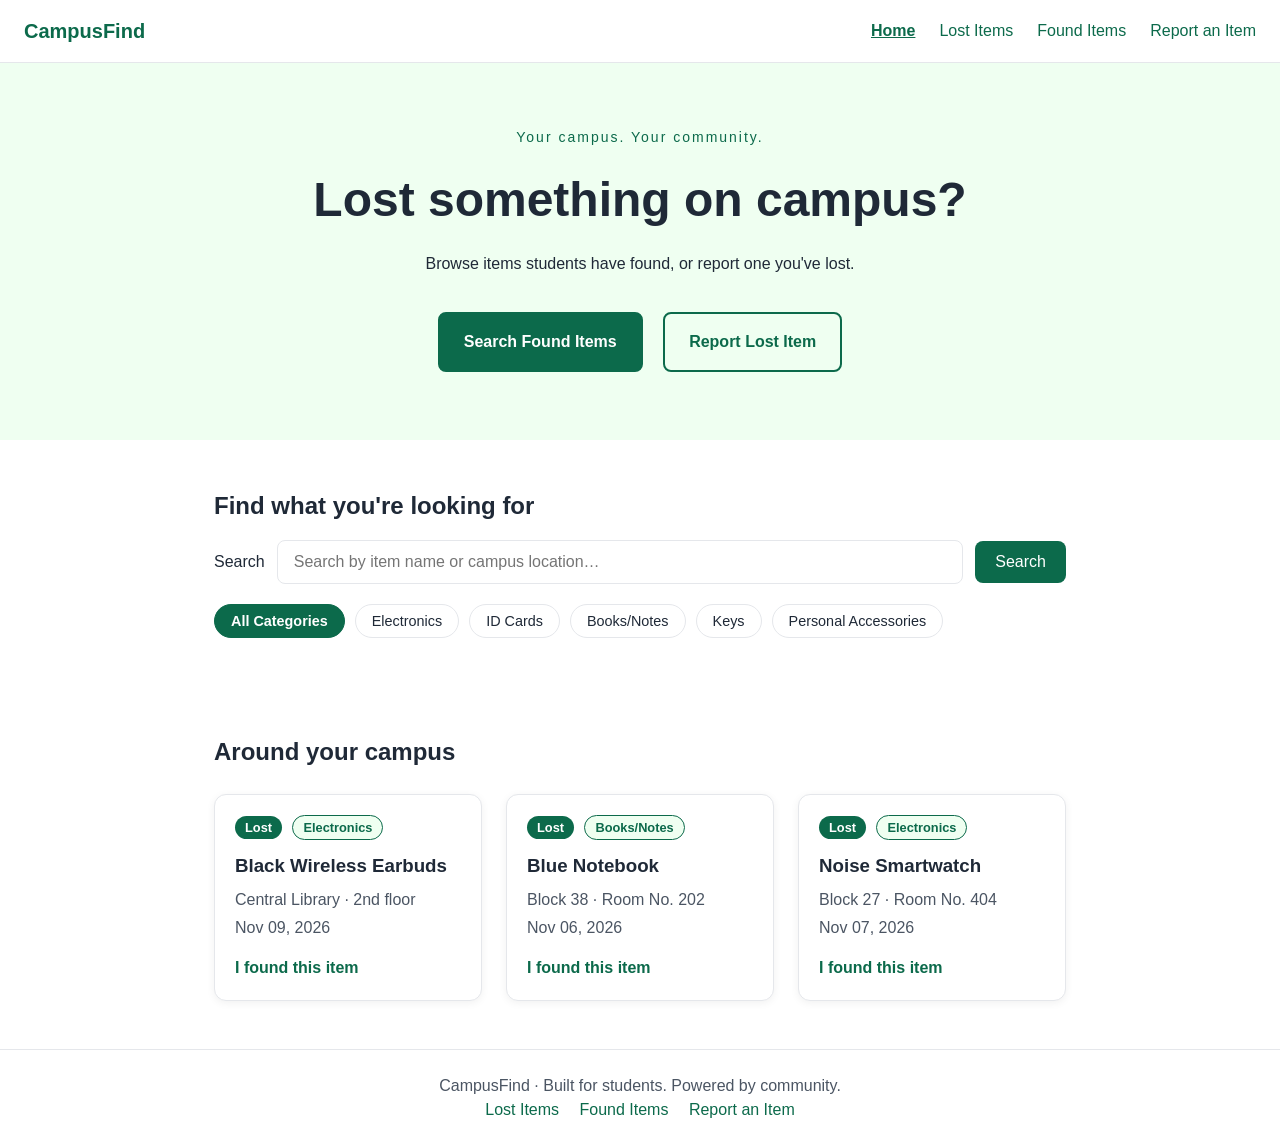
<file: index.html>
<!DOCTYPE html>
<html lang="en">
<head>
    <meta charset="UTF-8">
    <meta name="viewport" content="width=device-width, initial-scale=1.0">
    <title>Home | CampusFind</title>
    <link rel="stylesheet" href="style.css">
</head>
<body>
    <header class="navbar">
        <a href="index.html" class="logo">CampusFind</a>
        <nav>
            <a href="index.html" class="active-link" aria-current="page">Home</a>
            <a href="lost.html">Lost Items</a>
            <a href="found.html">Found Items</a>
            <a href="reportlost.html">Report an Item</a>
        </nav>
    </header>

    <main>
        <section class="hero">
            <p class="slogan">Your campus. Your community.</p>
            <h1>Lost something on campus?</h1>
            <p>Browse items students have found, or report one you've lost.</p>
            <a href="found.html" class="btn btn-1">Search Found Items</a>
            <a href="reportlost.html" class="btn btn-2">Report Lost Item</a>
        </section>

        <section class="search">
            <h2>Find what you're looking for</h2>
            <form id="search-form">
                <label for="search-input">Search</label>
                <input type="search" id="search-input" placeholder="Search by item name or campus location…">
                <button type="submit">Search</button>
            </form>
            <ul id="categories">
                <li><button type="button" class="active" data-category="all">All Categories</button></li>
                <li><button type="button" data-category="Electronics">Electronics</button></li>
                <li><button type="button" data-category="ID Cards">ID Cards</button></li>
                <li><button type="button" data-category="Books/Notes">Books/Notes</button></li>
                <li><button type="button" data-category="Keys">Keys</button></li>
                <li><button type="button" data-category="Personal Accessories">Personal Accessories</button></li>
            </ul>
        </section>

        <section class="listings">
            <h2>Around your campus</h2>
            <div class="card-grid">
                <article class="card" data-category="Electronics">
                    <span class="badge">Lost</span>
                    <span class="chip">Electronics</span>
                    <h3>Black Wireless Earbuds</h3>
                    <p>Central Library · 2nd floor</p>
                    <p><time datetime="2026-11-09">Nov 09, 2026</time></p>
                    <a href="#">I found this item</a>
                </article>
                <article class="card" data-category="Books/Notes">
                    <span class="badge">Lost</span>
                    <span class="chip">Books/Notes</span>
                    <h3>Blue Notebook</h3>
                    <p>Block 38 · Room No. 202</p>
                    <p><time datetime="2026-11-06">Nov 06, 2026</time></p>
                    <a href="#">I found this item</a>
                </article>
                <article class="card" data-category="Electronics">
                    <span class="badge">Lost</span>
                    <span class="chip">Electronics</span>
                    <h3>Noise Smartwatch</h3>
                    <p>Block 27 · Room No. 404</p>
                    <p><time datetime="2026-11-07">Nov 07, 2026</time></p>
                    <a href="#">I found this item</a>
                </article>
            </div>
            <p id="no-results" hidden>No items match your search. Try another word or category.</p>
        </section>
    </main>

    <footer class="footer">
        <p>CampusFind · Built for students. Powered by community.</p>
        <p><a href="lost.html">Lost Items</a> <a href="found.html">Found Items</a> <a href="reportlost.html">Report an Item</a></p>
    </footer>

    <script src="script.js"></script>
</body>
</html>
</file>
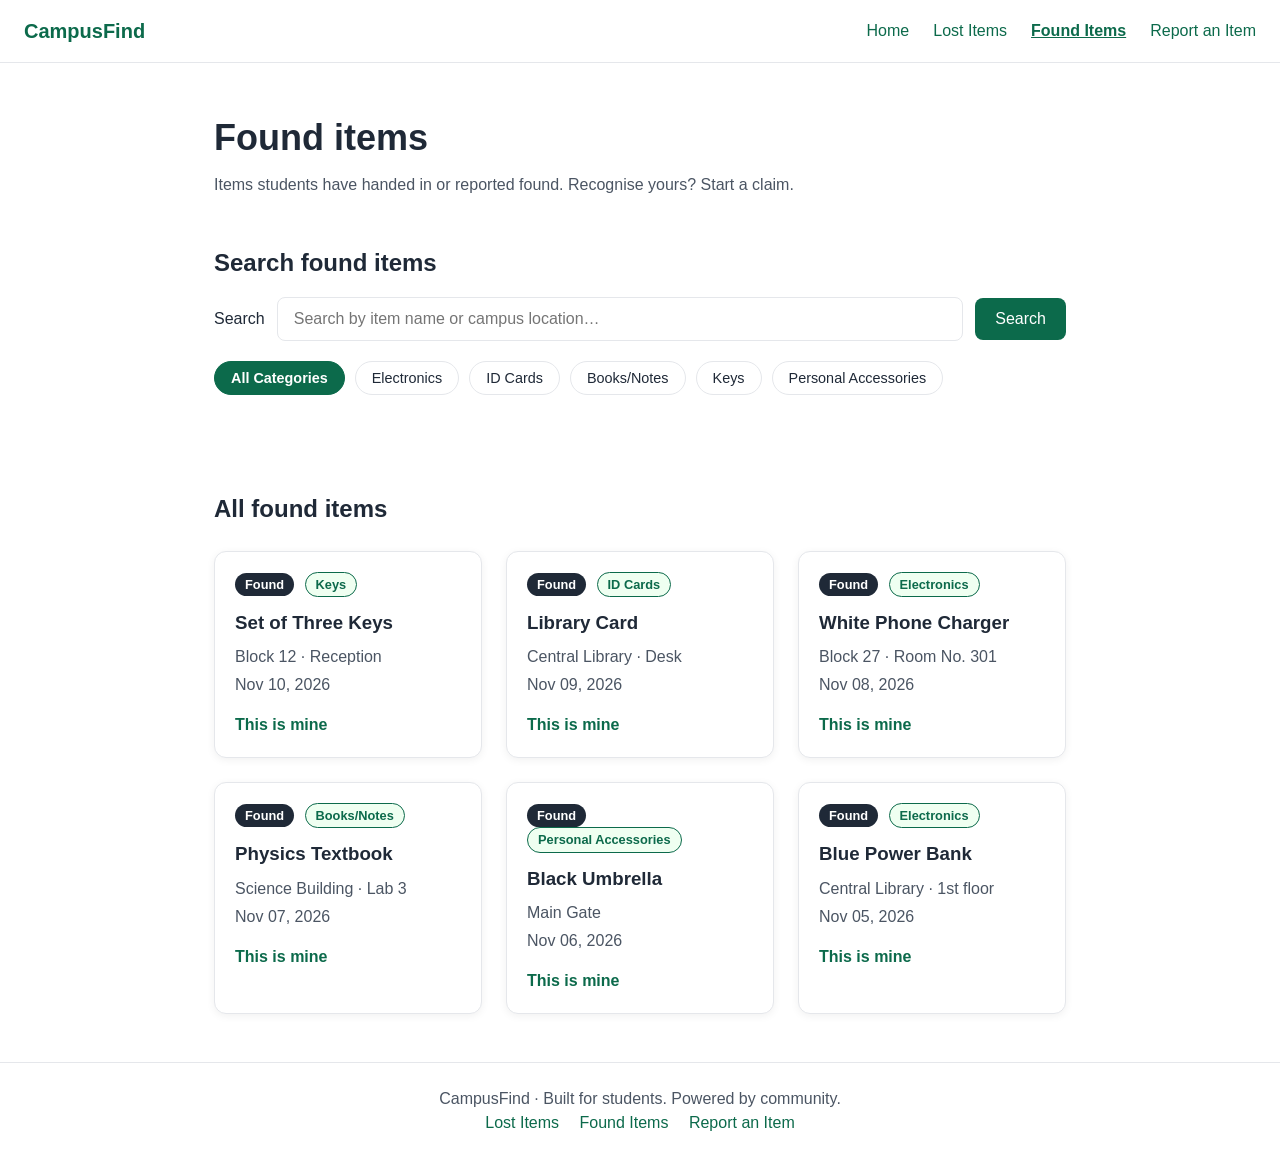
<file: found.html>
<!DOCTYPE html>
<html lang="en">
<head>
    <meta charset="UTF-8">
    <meta name="viewport" content="width=device-width, initial-scale=1.0">
    <title>Found Items | CampusFind</title>
    <link rel="stylesheet" href="style.css">
</head>
<body>
    <header class="navbar">
        <a href="index.html" class="logo">CampusFind</a>
        <nav>
            <a href="index.html">Home</a>
            <a href="lost.html">Lost Items</a>
            <a href="found.html" class="active-link" aria-current="page">Found Items</a>
            <a href="reportlost.html">Report an Item</a>
        </nav>
    </header>

    <main>
        <section class="page-title"><h1>Found items</h1><p>Items students have handed in or reported found. Recognise yours? Start a claim.</p></section>

        <section class="search">
            <h2>Search found items</h2>
            <form id="search-form">
                <label for="search-input">Search</label>
                <input type="search" id="search-input" placeholder="Search by item name or campus location…">
                <button type="submit">Search</button>
            </form>
            <ul id="categories">
                <li><button type="button" class="active" data-category="all">All Categories</button></li>
                <li><button type="button" data-category="Electronics">Electronics</button></li>
                <li><button type="button" data-category="ID Cards">ID Cards</button></li>
                <li><button type="button" data-category="Books/Notes">Books/Notes</button></li>
                <li><button type="button" data-category="Keys">Keys</button></li>
                <li><button type="button" data-category="Personal Accessories">Personal Accessories</button></li>
            </ul>
        </section>

        <section class="listings">
            <h2>All found items</h2>
            <div class="card-grid">
                <article class="card" data-category="Keys">
                    <span class="badge badge-found">Found</span>
                    <span class="chip">Keys</span>
                    <h3>Set of Three Keys</h3>
                    <p>Block 12 · Reception</p>
                    <p><time datetime="2026-11-10">Nov 10, 2026</time></p>
                    <a href="#">This is mine</a>
                </article>
                <article class="card" data-category="ID Cards">
                    <span class="badge badge-found">Found</span>
                    <span class="chip">ID Cards</span>
                    <h3>Library Card</h3>
                    <p>Central Library · Desk</p>
                    <p><time datetime="2026-11-09">Nov 09, 2026</time></p>
                    <a href="#">This is mine</a>
                </article>
                <article class="card" data-category="Electronics">
                    <span class="badge badge-found">Found</span>
                    <span class="chip">Electronics</span>
                    <h3>White Phone Charger</h3>
                    <p>Block 27 · Room No. 301</p>
                    <p><time datetime="2026-11-08">Nov 08, 2026</time></p>
                    <a href="#">This is mine</a>
                </article>
                <article class="card" data-category="Books/Notes">
                    <span class="badge badge-found">Found</span>
                    <span class="chip">Books/Notes</span>
                    <h3>Physics Textbook</h3>
                    <p>Science Building · Lab 3</p>
                    <p><time datetime="2026-11-07">Nov 07, 2026</time></p>
                    <a href="#">This is mine</a>
                </article>
                <article class="card" data-category="Personal Accessories">
                    <span class="badge badge-found">Found</span>
                    <span class="chip">Personal Accessories</span>
                    <h3>Black Umbrella</h3>
                    <p>Main Gate</p>
                    <p><time datetime="2026-11-06">Nov 06, 2026</time></p>
                    <a href="#">This is mine</a>
                </article>
                <article class="card" data-category="Electronics">
                    <span class="badge badge-found">Found</span>
                    <span class="chip">Electronics</span>
                    <h3>Blue Power Bank</h3>
                    <p>Central Library · 1st floor</p>
                    <p><time datetime="2026-11-05">Nov 05, 2026</time></p>
                    <a href="#">This is mine</a>
                </article>
            </div>
            <p id="no-results" hidden>No items match your search. Try another word or category.</p>
        </section>
    </main>

    <footer class="footer">
        <p>CampusFind · Built for students. Powered by community.</p>
        <p><a href="lost.html">Lost Items</a> <a href="found.html">Found Items</a> <a href="reportlost.html">Report an Item</a></p>
    </footer>

    <script src="script.js"></script>
</body>
</html>
</file>
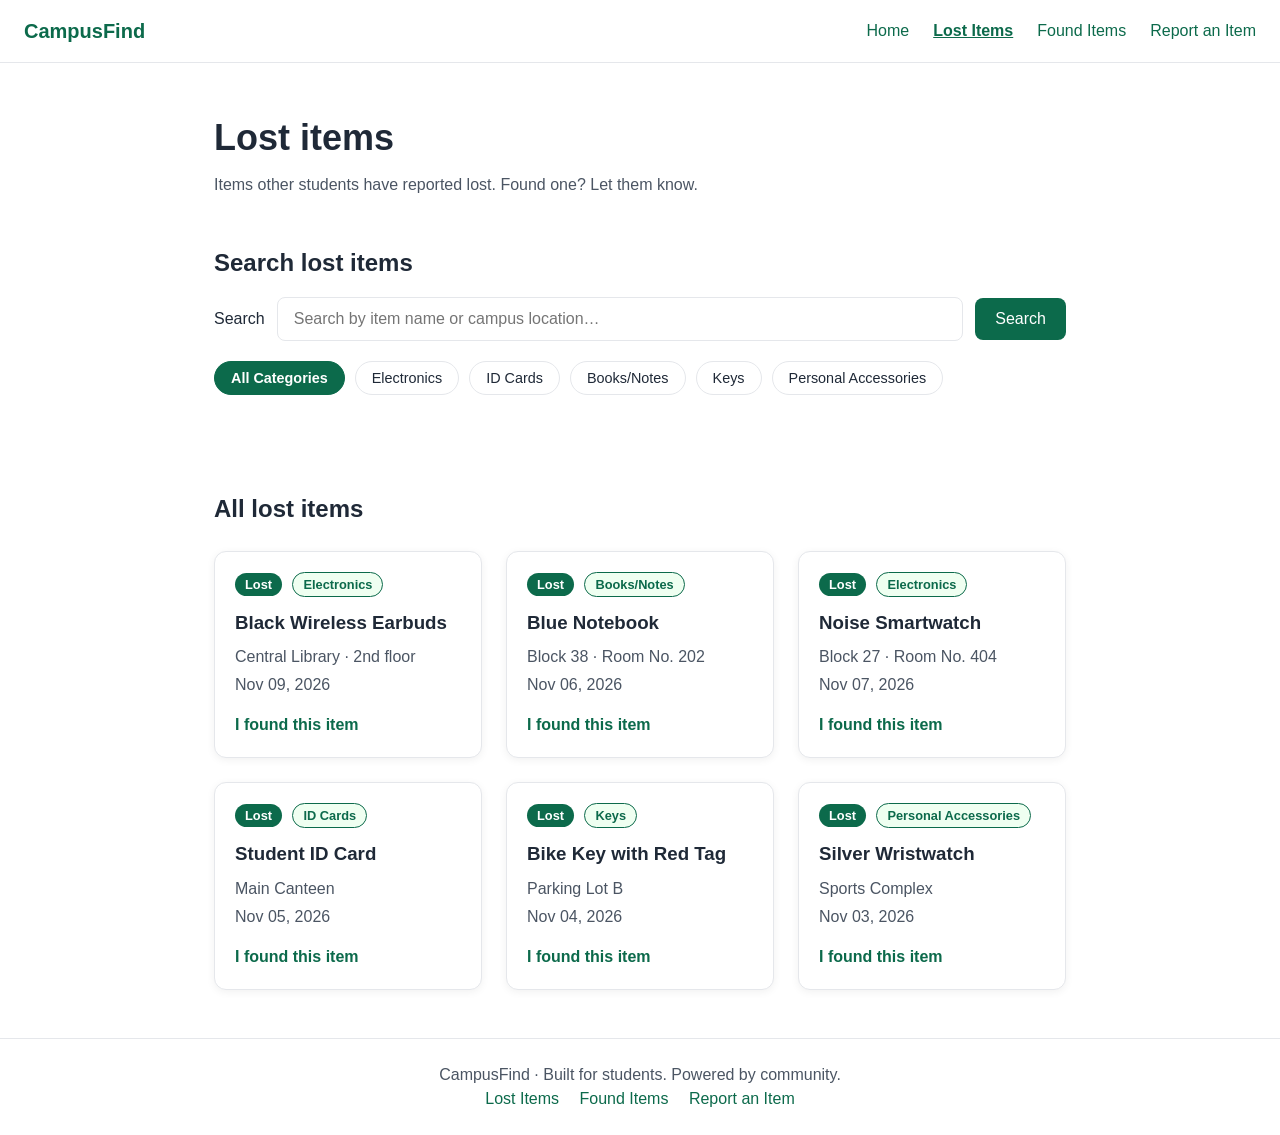
<file: lost.html>
<!DOCTYPE html>
<html lang="en">
<head>
    <meta charset="UTF-8">
    <meta name="viewport" content="width=device-width, initial-scale=1.0">
    <title>Lost Items | CampusFind</title>
    <link rel="stylesheet" href="style.css">
</head>
<body>
    <header class="navbar">
        <a href="index.html" class="logo">CampusFind</a>
        <nav>
            <a href="index.html">Home</a>
            <a href="lost.html" class="active-link" aria-current="page">Lost Items</a>
            <a href="found.html">Found Items</a>
            <a href="reportlost.html">Report an Item</a>
        </nav>
    </header>

    <main>
        <section class="page-title"><h1>Lost items</h1><p>Items other students have reported lost. Found one? Let them know.</p></section>

        <section class="search">
            <h2>Search lost items</h2>
            <form id="search-form">
                <label for="search-input">Search</label>
                <input type="search" id="search-input" placeholder="Search by item name or campus location…">
                <button type="submit">Search</button>
            </form>
            <ul id="categories">
                <li><button type="button" class="active" data-category="all">All Categories</button></li>
                <li><button type="button" data-category="Electronics">Electronics</button></li>
                <li><button type="button" data-category="ID Cards">ID Cards</button></li>
                <li><button type="button" data-category="Books/Notes">Books/Notes</button></li>
                <li><button type="button" data-category="Keys">Keys</button></li>
                <li><button type="button" data-category="Personal Accessories">Personal Accessories</button></li>
            </ul>
        </section>

        <section class="listings">
            <h2>All lost items</h2>
            <div class="card-grid">
                <article class="card" data-category="Electronics">
                    <span class="badge">Lost</span>
                    <span class="chip">Electronics</span>
                    <h3>Black Wireless Earbuds</h3>
                    <p>Central Library · 2nd floor</p>
                    <p><time datetime="2026-11-09">Nov 09, 2026</time></p>
                    <a href="#">I found this item</a>
                </article>
                <article class="card" data-category="Books/Notes">
                    <span class="badge">Lost</span>
                    <span class="chip">Books/Notes</span>
                    <h3>Blue Notebook</h3>
                    <p>Block 38 · Room No. 202</p>
                    <p><time datetime="2026-11-06">Nov 06, 2026</time></p>
                    <a href="#">I found this item</a>
                </article>
                <article class="card" data-category="Electronics">
                    <span class="badge">Lost</span>
                    <span class="chip">Electronics</span>
                    <h3>Noise Smartwatch</h3>
                    <p>Block 27 · Room No. 404</p>
                    <p><time datetime="2026-11-07">Nov 07, 2026</time></p>
                    <a href="#">I found this item</a>
                </article>
                <article class="card" data-category="ID Cards">
                    <span class="badge">Lost</span>
                    <span class="chip">ID Cards</span>
                    <h3>Student ID Card</h3>
                    <p>Main Canteen</p>
                    <p><time datetime="2026-11-05">Nov 05, 2026</time></p>
                    <a href="#">I found this item</a>
                </article>
                <article class="card" data-category="Keys">
                    <span class="badge">Lost</span>
                    <span class="chip">Keys</span>
                    <h3>Bike Key with Red Tag</h3>
                    <p>Parking Lot B</p>
                    <p><time datetime="2026-11-04">Nov 04, 2026</time></p>
                    <a href="#">I found this item</a>
                </article>
                <article class="card" data-category="Personal Accessories">
                    <span class="badge">Lost</span>
                    <span class="chip">Personal Accessories</span>
                    <h3>Silver Wristwatch</h3>
                    <p>Sports Complex</p>
                    <p><time datetime="2026-11-03">Nov 03, 2026</time></p>
                    <a href="#">I found this item</a>
                </article>
            </div>
            <p id="no-results" hidden>No items match your search. Try another word or category.</p>
        </section>
    </main>

    <footer class="footer">
        <p>CampusFind · Built for students. Powered by community.</p>
        <p><a href="lost.html">Lost Items</a> <a href="found.html">Found Items</a> <a href="reportlost.html">Report an Item</a></p>
    </footer>

    <script src="script.js"></script>
</body>
</html>
</file>
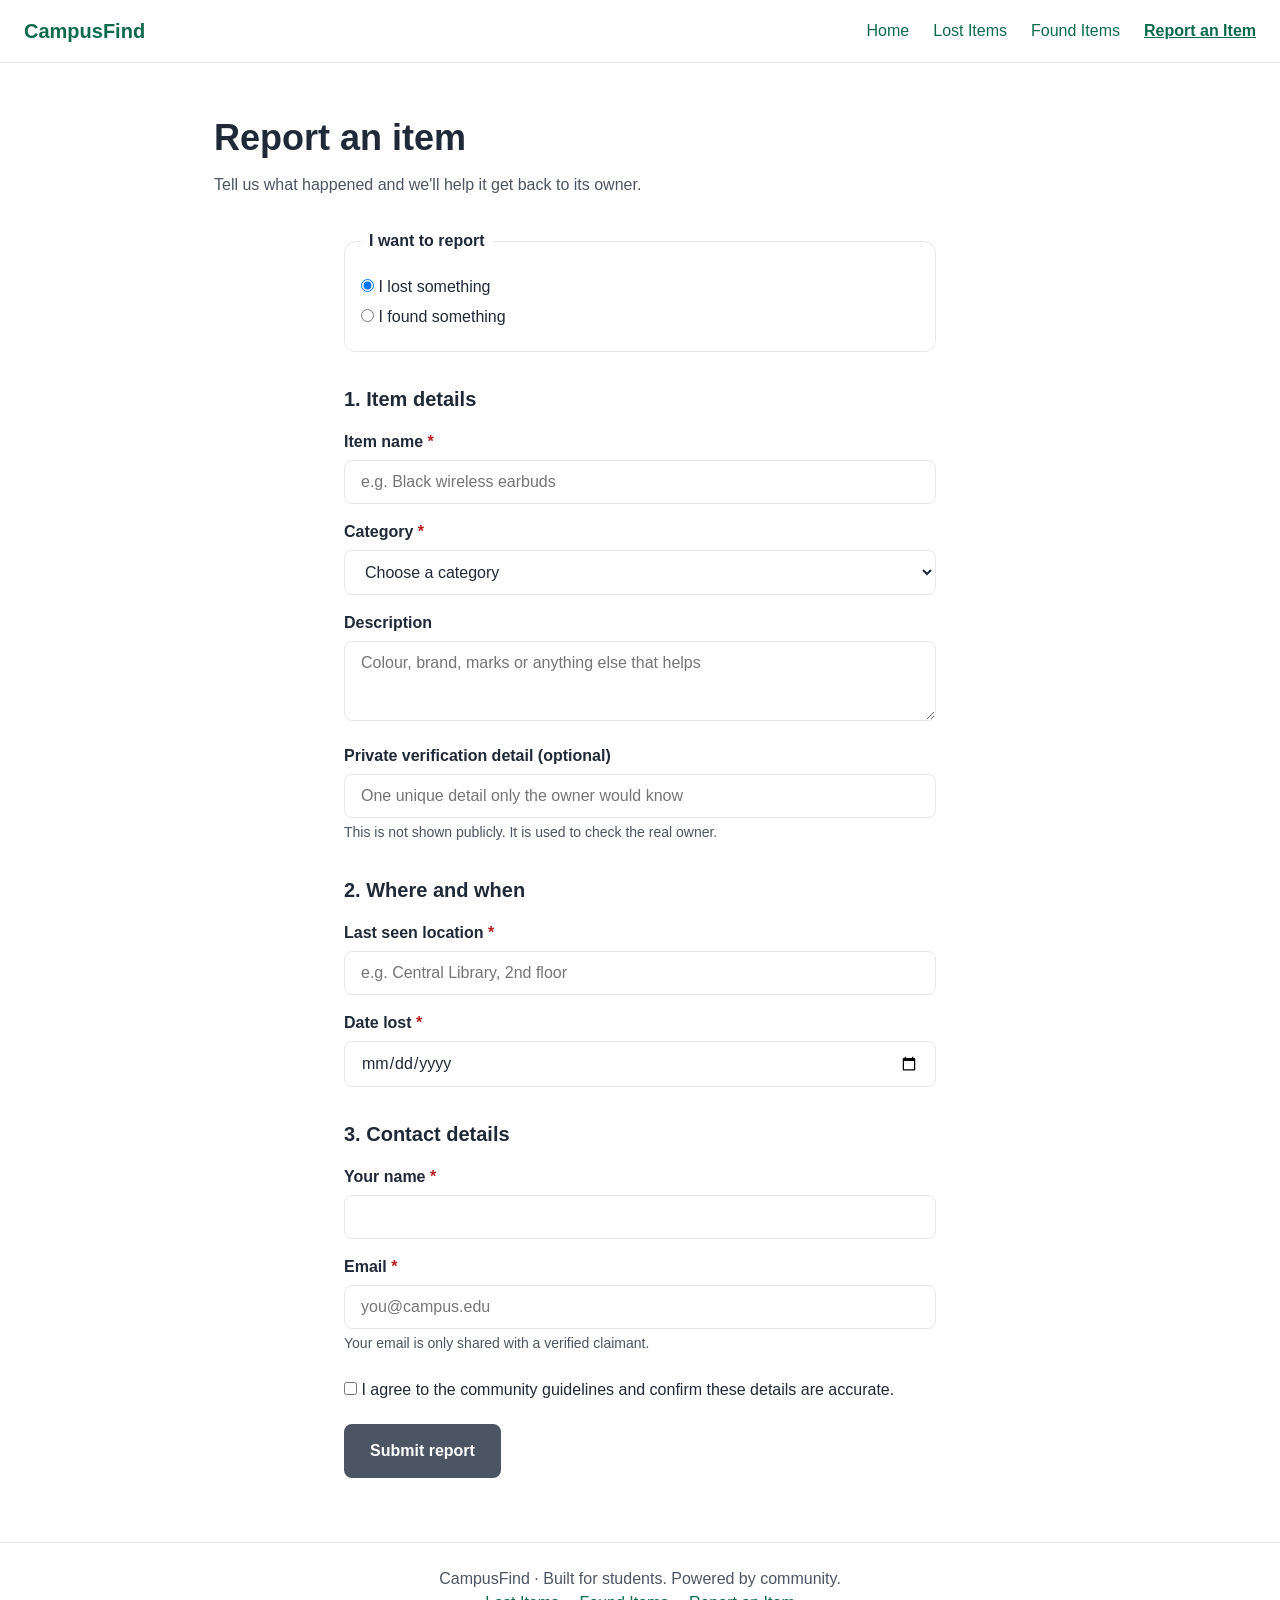
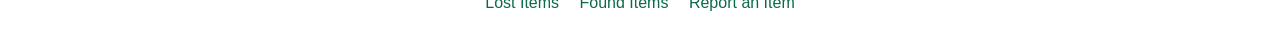
<file: reportlost.html>
<!DOCTYPE html>
<html lang="en">
<head>
    <meta charset="UTF-8">
    <meta name="viewport" content="width=device-width, initial-scale=1.0">
    <title>Report an Item | CampusFind</title>
    <link rel="stylesheet" href="style.css">
</head>
<body>
    <header class="navbar">
        <a href="index.html" class="logo">CampusFind</a>
        <nav>
            <a href="index.html">Home</a>
            <a href="lost.html">Lost Items</a>
            <a href="found.html">Found Items</a>
            <a href="reportlost.html" class="active-link" aria-current="page">Report an Item</a>
        </nav>
    </header>

    <main>
        <section class="page-title">
            <h1>Report an item</h1>
            <p>Tell us what happened and we'll help it get back to its owner.</p>
        </section>

        <section class="form-section">
            <form id="report-form" novalidate>
                <fieldset>
                    <legend>I want to report</legend>
                    <label class="choice"><input type="radio" name="type" value="lost" checked> I lost something</label>
                    <label class="choice"><input type="radio" name="type" value="found"> I found something</label>
                </fieldset>

                <h2>1. Item details</h2>
                <div class="field">
                    <label for="item-name">Item name <span class="req">*</span></label>
                    <input type="text" id="item-name" placeholder="e.g. Black wireless earbuds" required>
                </div>
                <div class="field">
                    <label for="category">Category <span class="req">*</span></label>
                    <select id="category" required>
                        <option value="">Choose a category</option>
                        <option>Electronics</option>
                        <option>ID Cards</option>
                        <option>Books/Notes</option>
                        <option>Keys</option>
                        <option>Personal Accessories</option>
                        <option>Other</option>
                    </select>
                </div>
                <div class="field">
                    <label for="description">Description</label>
                    <textarea id="description" rows="3" placeholder="Colour, brand, marks or anything else that helps"></textarea>
                </div>
                <div class="field">
                    <label for="private-detail">Private verification detail (optional)</label>
                    <input type="text" id="private-detail" placeholder="One unique detail only the owner would know">
                    <p class="hint">This is not shown publicly. It is used to check the real owner.</p>
                </div>

                <h2>2. Where and when</h2>
                <div class="field">
                    <label for="location"><span id="location-label">Last seen location</span> <span class="req">*</span></label>
                    <input type="text" id="location" placeholder="e.g. Central Library, 2nd floor" required>
                </div>
                <div class="field">
                    <label for="date"><span id="date-label">Date lost</span> <span class="req">*</span></label>
                    <input type="date" id="date" required>
                </div>

                <h2>3. Contact details</h2>
                <div class="field">
                    <label for="contact-name">Your name <span class="req">*</span></label>
                    <input type="text" id="contact-name" required>
                </div>
                <div class="field">
                    <label for="email">Email <span class="req">*</span></label>
                    <input type="email" id="email" placeholder="you@campus.edu" required>
                    <p class="hint">Your email is only shared with a verified claimant.</p>
                </div>

                <label class="choice consent">
                    <input type="checkbox" id="consent"> I agree to the community guidelines and confirm these details are accurate.
                </label>

                <p id="form-error" class="form-error" role="alert" hidden></p>
                <button type="submit" id="submit-btn" class="btn btn-1 submit" disabled>Submit report</button>
            </form>

            <div id="success" class="success" role="status" hidden>
                <h2>Report submitted</h2>
                <p>Thank you. We'll email you if someone matches your report.</p>
                <a href="index.html" class="btn btn-1">Back to home</a>
            </div>
        </section>
    </main>

    <footer class="footer">
        <p>CampusFind · Built for students. Powered by community.</p>
        <p><a href="lost.html">Lost Items</a> <a href="found.html">Found Items</a> <a href="reportlost.html">Report an Item</a></p>
    </footer>

    <script src="script.js"></script>
</body>
</html>
</file>
<file: style.css>
:root {
    --primary: #0c6a4b;
    --text: #1f2937;
    --muted: #4b5563;
    --bg: #ffffff;
    --border: #e5e7eb;
    --hero-bg: #effff1;
}

* {
    box-sizing: border-box;
    margin: 0;
    padding: 0;
}

body {
    font-family: Arial, sans-serif;
    line-height: 1.5;
    background-color: var(--bg);
    color: var(--text);
}

a {
    color: var(--primary);
    text-decoration: none;
}

a:hover {
    text-decoration: underline;
}

:focus-visible {
    outline: 3px solid var(--primary);
    outline-offset: 2px;
}

/* Header */
.navbar {
    display: flex;
    justify-content: space-between;
    align-items: center;
    padding: 16px 24px;
    border-bottom: 1px solid var(--border);
}

.logo {
    font-weight: 700;
    font-size: 1.25rem;
}

nav {
    display: flex;
    gap: 24px;
}

.active-link {
    font-weight: 700;
    text-decoration: underline;
}

/* Hero */
.hero {
    padding: 64px 24px;
    text-align: center;
    background-color: var(--hero-bg);
}

.hero .slogan {
    font-size: 0.875rem;
    letter-spacing: 2px;
    color: var(--primary);
    margin-bottom: 16px;
}

.hero h1 {
    font-size: 3rem;
    margin-bottom: 16px;
}

.hero p {
    max-width: 500px;
    margin-left: auto;
    margin-right: auto;
    margin-bottom: 32px;
}

.hero .slogan {
    max-width: none;
}

.btn {
    display: inline-block;
    padding: 16px 24px;
    border-radius: 8px;
    font-weight: 600;
    margin: 4px 8px;
    transition: transform 0.2s;
}

.btn:hover {
    transform: translateY(-2px);
    text-decoration: underline;
}

.btn-1 {
    background-color: var(--primary);
    color: #ffffff;
    border: 2px solid var(--primary);
}

.btn-2 {
    background-color: transparent;
    border: 2px solid var(--primary);
    color: var(--primary);
}

/* Search */
.search,
.listings {
    max-width: 900px;
    margin: 0 auto;
    padding: 48px 24px;
}

.search h2,
.listings h2 {
    margin-bottom: 16px;
}

.search form {
    display: flex;
    gap: 12px;
    align-items: center;
}

.search input {
    flex: 1;
    padding: 12px 16px;
    border: 1px solid var(--border);
    border-radius: 8px;
    font-size: 1rem;
}

.search form button {
    background-color: var(--primary);
    color: #ffffff;
    border: none;
    padding: 12px 20px;
    border-radius: 8px;
    cursor: pointer;
    font-size: 1rem;
}

.search ul {
    display: flex;
    flex-wrap: wrap;
    gap: 10px;
    list-style: none;
    margin-top: 20px;
}

.search li button {
    background-color: var(--bg);
    border: 1px solid var(--border);
    border-radius: 999px;
    padding: 8px 16px;
    color: var(--text);
    font-size: 0.9rem;
    cursor: pointer;
    transition: transform 0.2s;
}

.search li button:hover {
    border-color: var(--primary);
    transform: translateY(-2px);
}

.search li button.active {
    background-color: var(--primary);
    border-color: var(--primary);
    color: #ffffff;
    font-weight: 700;
}

/* Cards */
.listings h2 {
    margin-bottom: 24px;
}

.card-grid {
    display: grid;
    grid-template-columns: repeat(3, 1fr);
    gap: 24px;
}

.card {
    padding: 20px;
    border: 1px solid var(--border);
    border-radius: 12px;
    background-color: var(--bg);
    box-shadow: 0 2px 8px rgba(0, 0, 0, 0.06);
}

.badge,
.chip {
    display: inline-block;
    padding: 2px 10px;
    border-radius: 999px;
    font-size: 0.8rem;
    font-weight: 600;
    margin-right: 6px;
}

.badge {
    background-color: var(--primary);
    color: #ffffff;
}

.chip {
    background-color: var(--hero-bg);
    border: 1px solid var(--primary);
    color: var(--primary);
}

.card h3 {
    margin: 12px 0 8px;
}

.card p {
    color: var(--muted);
    margin-bottom: 4px;
}

.card a {
    display: inline-block;
    margin-top: 12px;
    font-weight: 600;
}

#no-results {
    margin-top: 24px;
    color: var(--muted);
}

/* Responsive */
@media (max-width: 800px) {
    .card-grid {
        grid-template-columns: repeat(2, 1fr);
    }
}

@media (max-width: 560px) {
    .navbar {
        flex-direction: column;
        gap: 12px;
    }

    nav {
        flex-wrap: wrap;
        justify-content: center;
        gap: 12px 20px;
    }

    .hero h1 {
        font-size: 2rem;
    }

    .search form {
        flex-wrap: wrap;
    }

    .card-grid {
        grid-template-columns: 1fr;
    }
}

@media (prefers-reduced-motion: reduce) {
    * {
        transition: none !important;
    }
}

/* Inner pages */
.page-title {
    max-width: 900px;
    margin: 0 auto;
    padding: 48px 24px 0;
}

.page-title h1 {
    font-size: 2.25rem;
    margin-bottom: 8px;
}

.page-title p {
    color: var(--muted);
}

.badge-found {
    background-color: #1f2937;
}

/* Report form */
.form-section {
    max-width: 640px;
    margin: 0 auto;
    padding: 32px 24px 64px;
}

.form-section h2 {
    font-size: 1.25rem;
    margin: 32px 0 16px;
}

fieldset {
    border: 1px solid var(--border);
    border-radius: 12px;
    padding: 16px;
}

legend {
    padding: 0 8px;
    font-weight: 700;
}

.choice {
    display: block;
    margin: 6px 0;
    cursor: pointer;
}

.field {
    margin-bottom: 16px;
}

.field label {
    display: block;
    font-weight: 600;
    margin-bottom: 6px;
}

.field input,
.field select,
.field textarea {
    width: 100%;
    padding: 12px 16px;
    border: 1px solid var(--border);
    border-radius: 8px;
    font-size: 1rem;
    font-family: inherit;
    background-color: var(--bg);
    color: var(--text);
}

.field .invalid {
    border-color: #b91c1c;
    border-width: 2px;
}

.req {
    color: #b91c1c;
}

.hint {
    font-size: 0.875rem;
    color: var(--muted);
    margin-top: 4px;
}

.consent {
    margin-top: 24px;
}

.form-error {
    color: #b91c1c;
    font-weight: 600;
    margin-top: 16px;
}

.submit {
    margin: 16px 0 0;
    cursor: pointer;
    font-size: 1rem;
}

.submit:disabled {
    background-color: var(--muted);
    border-color: var(--muted);
    cursor: not-allowed;
}

.submit:disabled:hover {
    transform: none;
    text-decoration: none;
}

.success {
    text-align: center;
    padding: 48px 0;
}

.success p {
    margin: 8px 0 24px;
}

/* Footer */
.footer {
    border-top: 1px solid var(--border);
    padding: 24px;
    text-align: center;
    color: var(--muted);
}

.footer a {
    margin: 0 8px;
}
</file>
